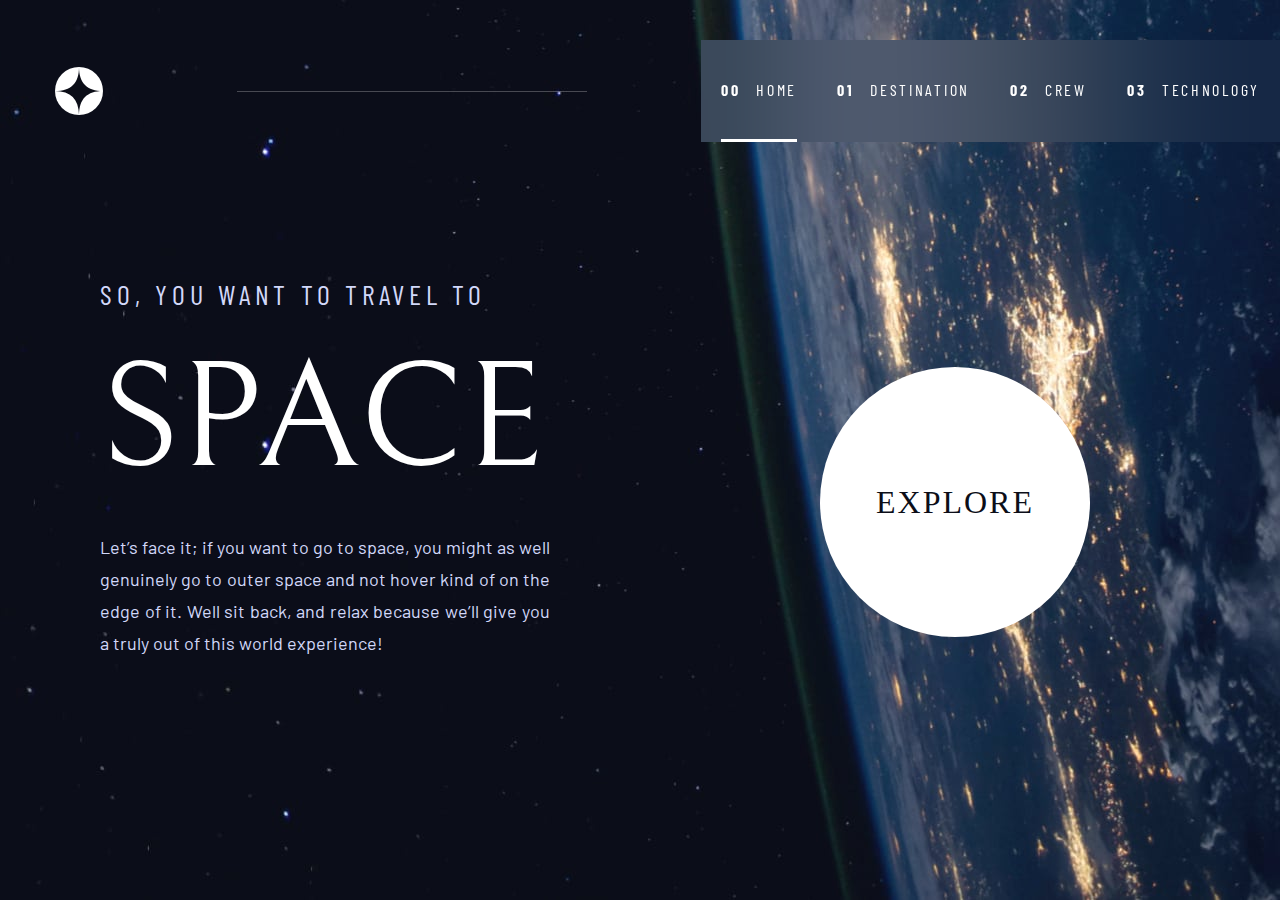
<file: index.html>
<!DOCTYPE html>
<html lang="en">
<head>
  <meta charset="UTF-8">
  <meta name="viewport" content="width=device-width, initial-scale=1.0">

  <link rel="icon" type="image/png" sizes="32x32" href="./assets/favicon-32x32.png">
  
  <link rel="preconnect" href="https://fonts.googleapis.com">
  <link rel="preconnect" href="https://fonts.gstatic.com" crossorigin>
  <link href="https://fonts.googleapis.com/css2?family=Barlow&family=Barlow+Condensed&family=Bellefair&display=swap" rel="stylesheet">

  <link rel="stylesheet" href="style/style.css">
  <title>Frontend Mentor | Space tourism website</title>
</head>
<body>
  <header>
    <div class="logo">
      <img src="assets/shared/logo.svg" alt="">
    </div>

    <div class="bar">

    </div>

    <nav>
      <ul>
        <li class="link"><a href="index.html" class="active"><span>00</span> Home</a></li>
        <li class="link"><a href="destination.html"><span>01</span> Destination</a></li>
        <li class="link"><a href="crew.html"><span>02</span> Crew</a></li>
        <li class="link"><a href="technology.html"><span>03</span> Technology</a></li>
      </ul>
    </nav>

    <div class="mobile-menu">
      <button id="hamburger" class="open"></button>
    </div>
  </header>

  <div class="explore">
    <div class="space">
      <h5>
        So, you want to travel to
      </h5>

      <h1>
        Space
      </h1>

      <p>
        Let’s face it; if you want to go to space, you might as well genuinely go to 
        outer space and not hover kind of on the edge of it. Well sit back, and relax 
        because we’ll give you a truly out of this world experience!      
      </p>
    </div>

    <div class="go-to">
      <a href="destination.html">EXPLORE</a>
    </div>
  </div>

  <script>
    const ham = document.querySelector('#hamburger');
    const nav = document.querySelector('nav');

    ham.addEventListener('click', () => {
      if (nav.style.display === 'block') {
        ham.removeAttribute('class', 'close');
        ham.setAttribute('class', 'open');
        nav.style.display = 'none';
      } else {
        ham.removeAttribute('class', 'open');
        ham.setAttribute('class', 'close');
        nav.style.display = 'block';
      }
    })
  </script>
</body>
</html>
</file>
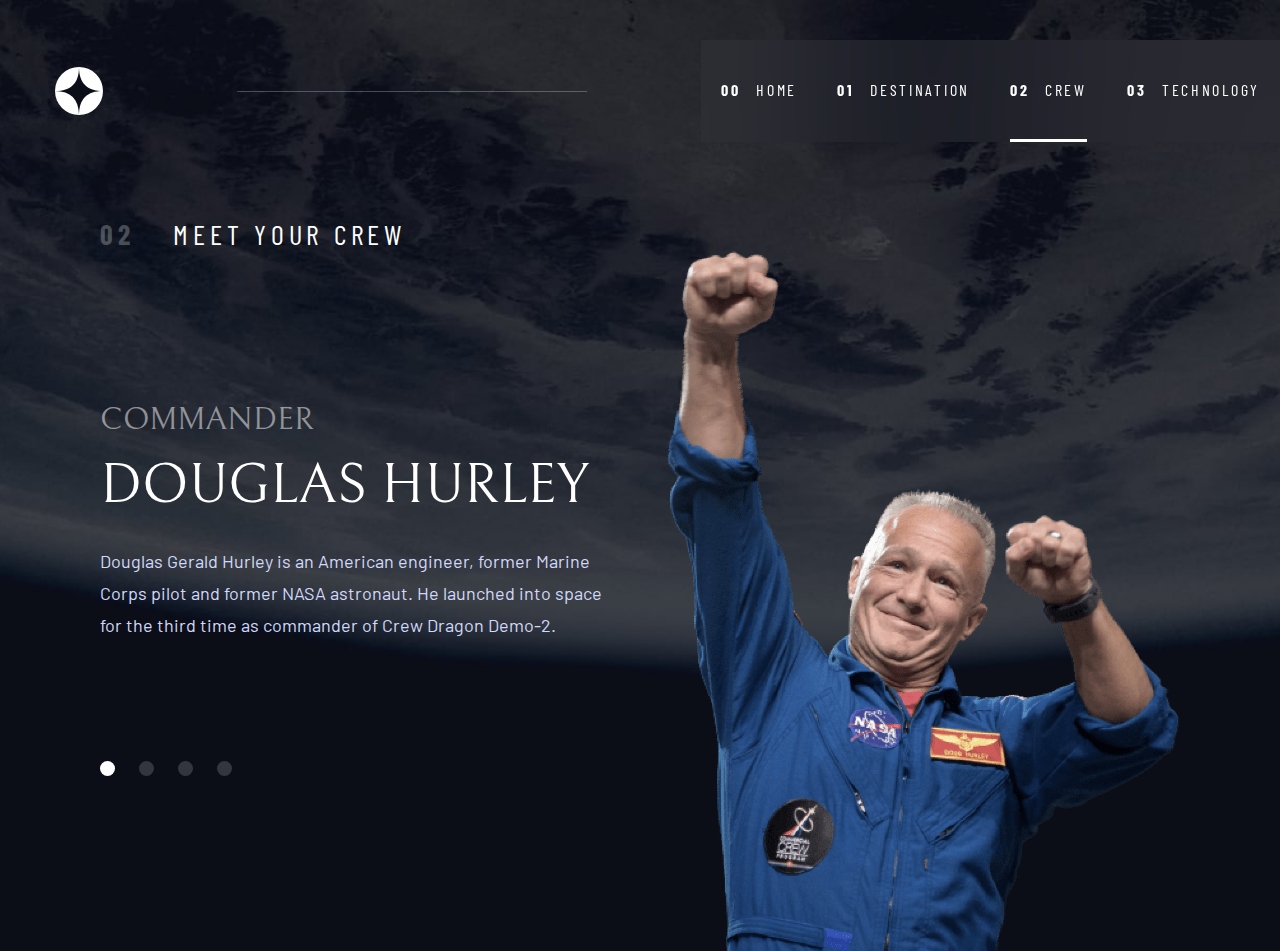
<file: crew.html>
<!DOCTYPE html>
<html lang="en">
<head>
  <meta charset="UTF-8">
  <meta name="viewport" content="width=device-width, initial-scale=1.0">

  <link rel="icon" type="image/png" sizes="32x32" href="./assets/favicon-32x32.png">
  
  <link rel="preconnect" href="https://fonts.googleapis.com">
  <link rel="preconnect" href="https://fonts.gstatic.com" crossorigin>
  <link href="https://fonts.googleapis.com/css2?family=Barlow&family=Barlow+Condensed&family=Bellefair&display=swap" rel="stylesheet">

  <link rel="stylesheet" href="https://cdn.jsdelivr.net/npm/swiper@8/swiper-bundle.min.css"/>

  <link rel="stylesheet" href="style/style-crew.css">

  <script src="scripts/crew.js" defer></script>
  <script src="https://cdn.jsdelivr.net/npm/swiper@8/swiper-bundle.min.js"></script>

  <title>Frontend Mentor | Space tourism website</title>
</head>
<body>
  <header>
    <div class="logo">
      <img src="assets/shared/logo.svg" alt="">
    </div>

    <div class="bar">

    </div>

    <nav>
      <ul>
        <li class="link"><a href="index.html"><span>00</span> Home</a></li>
        <li class="link"><a href="destination.html"><span>01</span> Destination</a></li>
        <li class="link"><a href="crew.html" class="active"><span>02</span> Crew</a></li>
        <li class="link"><a href="technology.html"><span>03</span> Technology</a></li>
      </ul>
    </nav>

    <div class="mobile-menu">
      <button id="hamburger" class="open"></button>
    </div>
  </header>

  <div class="container">
    <h5>
      <span>02</span>
      Meet your crew
    </h5>

    <div class="wrapper">
      <div class="member">
      
        <h4 id="role">Commander</h4>
        <h3 id="name">Douglas Hurley</h3>
        <p id="bio">
          Douglas Gerald Hurley is an American engineer, former Marine Corps pilot 
          and former NASA astronaut. He launched into space for the third time as 
          commander of Crew Dragon Demo-2.
        </p>
  
        <div class="slider">
          <ul id="slider">
            <li><button class="active"></button></li>
            <li><button></button></li>
            <li><button></button></li>
            <li><button></button></li>
          </ul>
        </div>
      </div>
    
      <div class="photo" id="photo">
        <img id="image" src="assets/crew/image-douglas-hurley.png" alt="">
      </div>

        <div class="swiper">
          <div class="swiper-wrapper">
            <div class="swiper-slide">
              <div class="photo">
                <img id="image" src="assets/crew/image-douglas-hurley.png" alt="">
              </div>
            </div>

            <div class="swiper-slide">
              <div class="photo">
                <img id="image" src="assets/crew/image-mark-shuttleworth.png" alt="">
              </div>
            </div>

            <div class="swiper-slide">
              <div class="photo">
                <img id="image" src="assets/crew/image-victor-glover.png" alt="">
              </div>
            </div>

            <div class="swiper-slide">
              <div class="photo">
                <img id="image" src="assets/crew/image-anousheh-ansari.png" alt="">
              </div>
            </div>
          </div>
        </div>
        
    </div>

  </div>

  <script>
    const ham = document.querySelector('#hamburger');
    const nav = document.querySelector('nav');

    ham.addEventListener('click', () => {
      if (nav.style.display === 'block') {
        ham.removeAttribute('class', 'close');
        ham.setAttribute('class', 'open');
        nav.style.display = 'none';
      } else {
        ham.removeAttribute('class', 'open');
        ham.setAttribute('class', 'close');
        nav.style.display = 'block';
      }
    })
  </script>
</body>
</html>
</file>
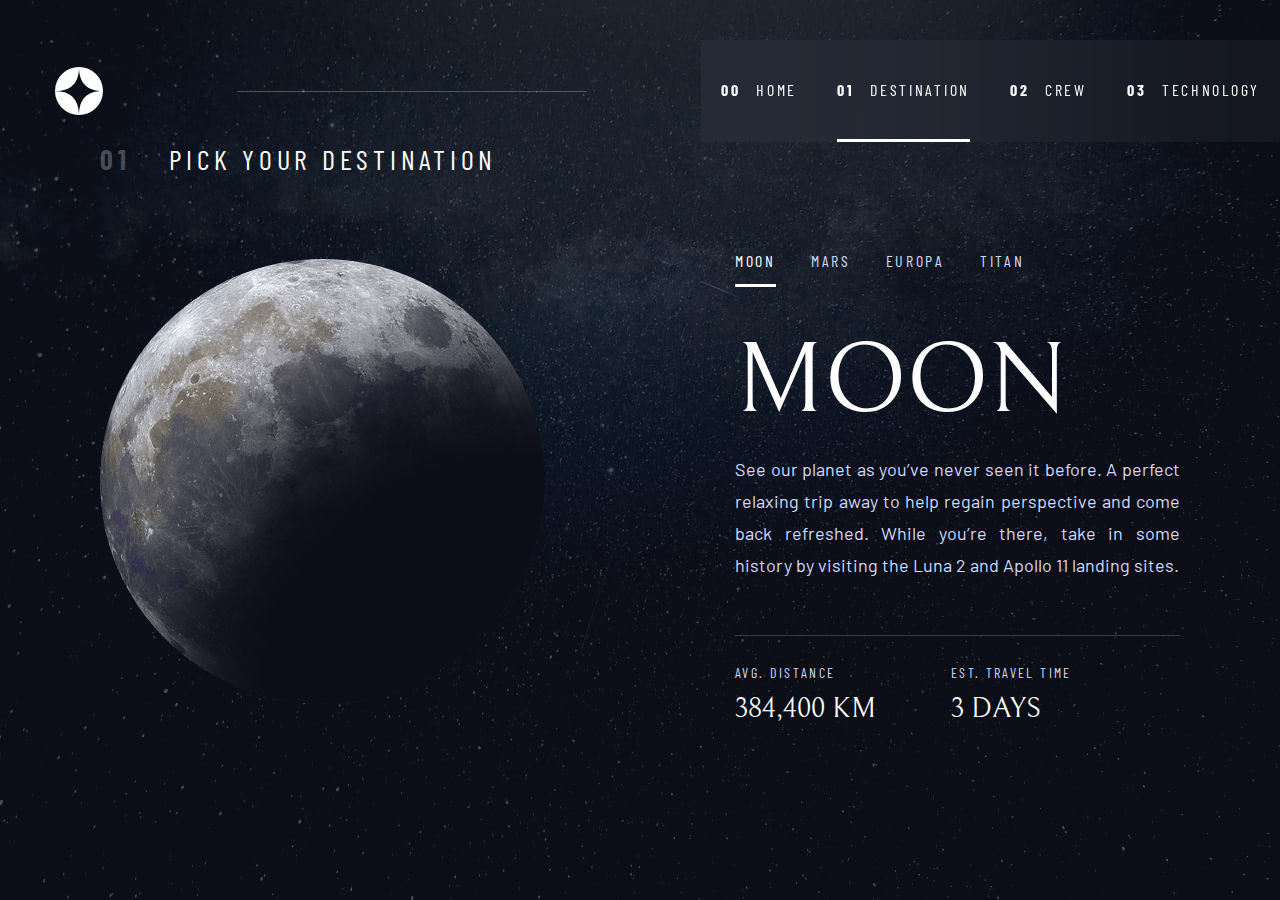
<file: destination.html>
<!DOCTYPE html>
<html lang="en">
<head>
  <meta charset="UTF-8">
  <meta name="viewport" content="width=device-width, initial-scale=1.0">

  <link rel="icon" type="image/png" sizes="32x32" href="./assets/favicon-32x32.png">
  
  <link rel="preconnect" href="https://fonts.googleapis.com">
  <link rel="preconnect" href="https://fonts.gstatic.com" crossorigin>
  <link href="https://fonts.googleapis.com/css2?family=Barlow&family=Barlow+Condensed&family=Bellefair&display=swap" rel="stylesheet">

  <link rel="stylesheet" href="style/style-destination.css">

  <link rel="stylesheet" href="https://cdn.jsdelivr.net/npm/swiper@8/swiper-bundle.min.css"/>

  <script src="scripts/destination.js" defer></script>
  <script src="https://cdn.jsdelivr.net/npm/swiper@8/swiper-bundle.min.js"></script>

  <title>Frontend Mentor | Space tourism website</title>
</head>
<body>
  <header>
    <div class="logo">
      <img src="assets/shared/logo.svg" alt="">
    </div>

    <div class="bar">

    </div>

    <nav>
      <ul>
        <li class="link"><a href="index.html"><span>00</span> Home</a></li>
        <li class="link"><a href="destination.html" class="active"><span>01</span> Destination</a></li>
        <li class="link"><a href="crew.html"><span>02</span> Crew</a></li>
        <li class="link"><a href="technology.html"><span>03</span> Technology</a></li>
      </ul>
    </nav>

    <div class="mobile-menu">
      <button id="hamburger" class="open"></button>
    </div>
  </header>

  <div class="container">
    <h5>
      <span>01</span>
      Pick your destination
    </h5>

    <div class="planet">
      <div class="pic" id="photo">
        <img id="image" src="assets/destination/image-moon.png" alt="">
      </div>

      <div class="description">
        <ul class="switch">
          <li><button class="active">Moon</button></li>
          <li><button>Mars</button></li>
          <li><button>Europa</button></li>
          <li><button>Titan</button></li>
        </ul>
        <h2 id="name">Moon</h2>

        <p id="description">
          See our planet as you’ve never seen it before. A perfect relaxing trip away to help 
          regain perspective and come back refreshed. While you’re there, take in some history 
          by visiting the Luna 2 and Apollo 11 landing sites.
        </p>

        <div class="data">
          <div class="distance">
            <h5 class="sh2">
              Avg. distance
            </h5>
            <p class="sh1" id="distance">
              384,400 km
            </p>
          </div>
          
          <div class="time">
            <h5 class="sh2">
              Est. travel time
            </h5>
            <p class="sh1" id="travel">
              3 days
            </p>
          </div>
        </div>
      </div>
    </div>
  </div>

  <script>
    const ham = document.querySelector('#hamburger');
    const nav = document.querySelector('nav');

    ham.addEventListener('click', () => {
      if (nav.style.display === 'block') {
        ham.removeAttribute('class', 'close');
        ham.setAttribute('class', 'open');
        nav.style.display = 'none';
      } else {
        ham.removeAttribute('class', 'open');
        ham.setAttribute('class', 'close');
        nav.style.display = 'block';
      }
    })
  </script>
</body>
</html>
</file>
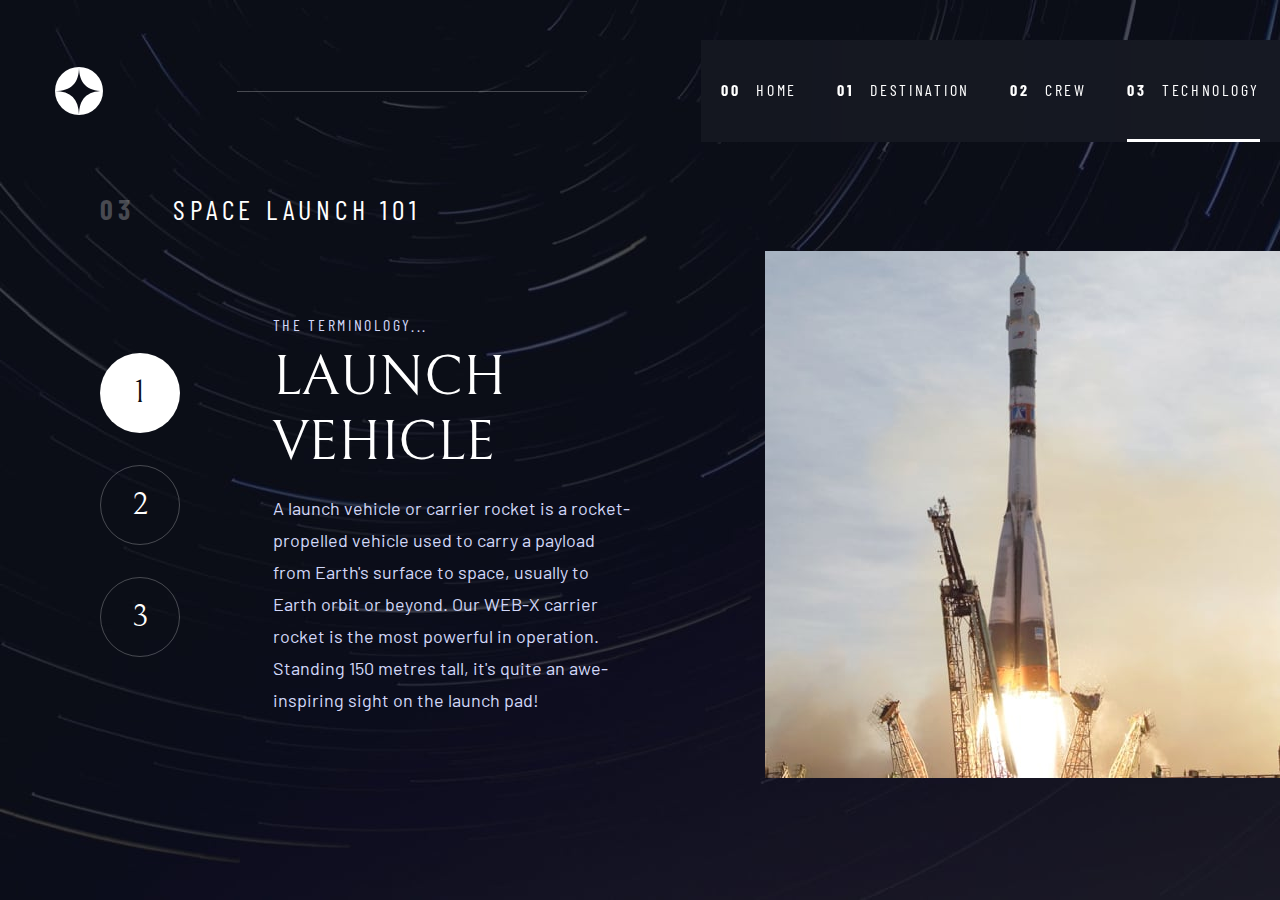
<file: technology.html>
<!DOCTYPE html>
<html lang="en">
<head>
  <meta charset="UTF-8">
  <meta name="viewport" content="width=device-width, initial-scale=1.0">

  <link rel="icon" type="image/png" sizes="32x32" href="./assets/favicon-32x32.png">

  <link rel="preconnect" href="https://fonts.googleapis.com">
  <link rel="preconnect" href="https://fonts.gstatic.com" crossorigin>
  <link href="https://fonts.googleapis.com/css2?family=Barlow&family=Barlow+Condensed&family=Bellefair&display=swap" rel="stylesheet">

  <link rel="stylesheet" href="style/style-technology.css">

  <link rel="stylesheet" href="https://cdn.jsdelivr.net/npm/swiper@8/swiper-bundle.min.css"/>

  <script src="scripts/technology.js" defer></script>
  <script src="https://cdn.jsdelivr.net/npm/swiper@8/swiper-bundle.min.js"></script>

  <title>Frontend Mentor | Space tourism website</title>
</head>
<body>
  <header>
    <div class="logo">
      <img src="assets/shared/logo.svg" alt="">
    </div>

    <div class="bar">

    </div>

    <nav>
      <ul>
        <li class="link"><a href="index.html"><span>00</span> Home</a></li>
        <li class="link"><a href="destination.html"><span>01</span> Destination</a></li>
        <li class="link"><a href="crew.html"><span>02</span> Crew</a></li>
        <li class="link"><a href="technology.html" class="active"><span>03</span> Technology</a></li>
      </ul>
    </nav>

    <div class="mobile-menu">
      <button id="hamburger" class="open"></button>
    </div>
  </header>

  <div class="container">
    <h5>
      <span>03</span>
      Space launch 101
    </h5>

    <div class="content">

      <div class="switch">
        <ul id="switch">
          <li><button id="1" class="active">1</button></li>
          <li><button id="2">2</button></li>
          <li><button id="3">3</button></li>
        </ul>
      </div>
        
      <div class="terminology">
        <p class="sh">The terminology...</p>
        <h3 id="name">Launch vehicle</h3>
        <p id="description">
          A launch vehicle or carrier rocket is a rocket-propelled vehicle used to carry a 
          payload from Earth's surface to space, usually to Earth orbit or beyond. Our 
          WEB-X carrier rocket is the most powerful in operation. Standing 150 metres tall, 
          it's quite an awe-inspiring sight on the launch pad!
        </p>
      </div>
  
      <div class="image" id="photo">
        <img id="image" src="" alt="">
      </div>
      

      <div class="swiper">
        <div class="swiper-wrapper">
          <div class="swiper-slide">
            <div class="image">
              <img id="image" src="assets/technology/image-launch-vehicle-landscape.jpg" alt="">
            </div>
          </div>

          <div class="swiper-slide">
            <div class="photo">
              <img id="image" src="assets/technology/image-spaceport-landscape.jpg" alt="">
            </div>
          </div>

          <div class="swiper-slide">
            <div class="photo">
              <img id="image" src="assets/technology/image-space-capsule-landscape.jpg" alt="">
            </div>
          </div>

        </div>
      </div>
    </div>
  </div>

  <script>
    const ham = document.querySelector('#hamburger');
    const nav = document.querySelector('nav');

    ham.addEventListener('click', () => {
      if (nav.style.display === 'block') {
        ham.removeAttribute('class', 'close');
        ham.setAttribute('class', 'open');
        nav.style.display = 'none';
      } else {
        ham.removeAttribute('class', 'open');
        ham.setAttribute('class', 'close');
        nav.style.display = 'block';
      }
    })
  </script>

  <script>
    const image = document.querySelector('.image #image');

    const x = window.innerWidth;

    if (x < 1100) {
        image.src = 'assets/technology/image-launch-vehicle-landscape.jpg';
    } else {
        image.src = 'assets/technology/image-launch-vehicle-portrait.jpg';
    } 
  </script>
</body>
</html>
</file>
<file: style/style.css>
html {
    height: 100%;
    font-size: 10px;

}

body {
    margin: 0;
    height: 100vh;
    background: url(../assets/home/background-home-desktop.jpg) no-repeat center / cover   ;
}

header {
    display: flex;
    padding-left: 55px;
    padding-top: 40px;

    font-family: 'Barlow Condensed', sans-serif;
    font-size: 16px;
    color: hsl(0, 0%, 100%);
    align-items: center;
    justify-content: space-between;
}

.logo {
    width: 48px;
    height: 48px;
}

.logo img {
    width: 100%;
    height: 100%;
    object-fit: contain;
}

.bar {
    margin-left: 20px;
    width: 473px;
    height: 1px;

    background: hsl(0, 0%, 100%);
    mix-blend-mode: normal;
    opacity: 0.25;
}

.mobile-menu {
    display: none;
}

#hamburger{
    position: relative;
    z-index: 1000;
    width: 20px;
    height: 20px;
    padding: 0;
    border: none;
}

.open {
    background: url(../assets/shared/icon-hamburger.svg) no-repeat center / contain;
}

.close {
    background: url(../assets/shared/icon-close.svg) no-repeat center / contain;
}

nav {
    display: flex;
    align-items: center;
    background: rgba(255, 255, 255, 0.04);
    backdrop-filter: blur(81.5485px);
    -webkit-backdrop-filter: blur(81.5485px);
}

nav ul {
    display: flex;
    list-style: none;
    margin: 0;
    margin-left: 100px;
    margin-right: 150px;
    padding: 0;
}

.link {
    margin: 0 20px;
}

nav .active {
    border-bottom: 3px solid hsl(0, 0%, 100%);
}

.link a:hover {
    border-bottom: 3px solid hsl(0, 0%, 100%, 0.5);
}

.link a {
    display: inline-block;
    padding: 40px 0;
    text-decoration: none;
    letter-spacing: 2.7px;
    color: hsl(0, 0%, 100%);
    text-transform: uppercase;
}

.link span {
    display: inline-block;
    margin-right: 10px;
    font-weight: 700;

}

.explore {
    display: flex;
    padding: 15vh 165px 43px 165px;
    justify-content: space-between;
}

.space {
    width: 450px;
}

.space h1 {
    margin: 24px 0;
}

.space h5, .space p {
    margin: 0;
}

.go-to {
    display: flex;
    width: 450px;
    height: 450px;
    border-radius: 450px;
    border: 90px solid transparent;
    box-sizing: border-box;
    justify-content: end;
}

.go-to:hover {
    border: 90px solid hsl(0, 0%, 100%, 0.1);
}

.go-to a {
    display: flex;
    width: 270px;
    height: 270px;
    border-radius: 270px;
    background: hsl(0, 0%, 100%);
    align-items: center;
    justify-content: center;
    font-size: 32px;
    letter-spacing: 2px;
    text-decoration: none;
    color: hsl(230, 35%, 7%);
}



h1, h2, h3, h4, h5{
    font-family: 'Bellefair', serif;
    font-weight: 400;
    color: hsl(0, 0%, 100%);
    text-transform: uppercase;
}
h1 {
    font-size: 150px;
}

h2 {
    font-size: 100px;
}

h3 {
    font-size: 56px;
}

h4 {
    font-size: 32px;
}

h5 {
    font-family: 'Barlow Condensed', sans-serif;
    font-size: 28px;
    letter-spacing: 4.75px;
    color: hsl(231, 77%, 90%);
}

p {
    font-family: 'Barlow', sans-serif;
    font-size: 18px;
    color: hsl(231, 77%, 90%);
    text-align: justify;
    line-height: 32px;
}

@media screen and (max-width: 600px) {

    html {
        height: initial;
        min-height: 100% !important;
        background: url(../assets/home/background-home-mobile.jpg) no-repeat center / cover;
    }

    body {
        background: none;
        height: auto;
        min-height: 100% !important;
        position: relative;
    }

    header {
        padding: 24px;
        padding-bottom: 0;
    }

    .logo {
        width: 40px;
        height: 40px;
    }

    .bar {
        display: none;
    }

    .mobile-menu {
        display: block;
    }

    nav {
        box-sizing: border-box;
        display: none;
        position: absolute;
        top: 0;
        right: 0;
        width: 70vw;
        height: 100vh;
        padding-top: 120px;
        padding-left: 35px;
    }

    nav ul {
        flex-direction: column;
        margin: 0;
        
    }

    .link {
        margin: 16px 0;
        padding: 0;
    }

    .link a {
        padding-top: 20px;
        padding-bottom: 10px;
    }

    .explore {
        display: block;
        margin-top: 100px;
        padding: 24px;
    }

    .space {
        width: 100%;
        text-align: center;
    }

    .space h1 {
        margin: 16px 0;
    }

    .go-to {
        margin-top: 80px;
        margin-bottom: 50px;
        width: 100%;
        height: auto;
        border: none;
        justify-content: center;
    }

    .go-to:hover {
        border: none;
    }

    .go-to a {
        width: 150px;
        height: 150px;
        font-size: 20px;
    }

    h1 {
        font-size: 80px;
        line-height: 100px;
    }

    h5 {
        font-size: 16px;
        letter-spacing: 2.7px;
    }

    p {
        font-size: 15px;
        text-align: center;
        line-height: 25px;
    }
}

@media screen and (min-width: 601px) and (max-width: 1100px) {

    html {
        background: url(../assets/home/background-home-tablet.jpg) no-repeat center / cover;
    }

    body {
        height: auto;
        min-height: 100% !important;
    }

    header {
        padding: 0;
        padding-left: 24px;
        font-size: 14px;
    }

    .bar {
        display: none;
    }

    nav {
        backdrop-filter: none;
    }

    nav ul {
        margin: 0 48px;
    }

    .link span {
        display: none;
    }

    .explore {
        display: block;
        margin-top: 100px;
        padding: 24px;
    }

    .space {
        margin: 0 auto;
        text-align: center;
    }

    .go-to {
        margin-top: 150px;
        margin-bottom: 90px;
        width: 100%;
        height: auto;
        border: none;
        justify-content: center;
    }

    .go-to:hover {
        border: none;
    }

    .go-to a {
        width: 242px;
        height: 242px;
        font-size: 32px;
    }

    h5 {
        font-size: 20px;
        letter-spacing: 3.38px;
    }

    p {
        font-size: 16px;
        line-height: 28px;
        text-align: center;
    }
}

@media screen and (min-width: 1101px) and (max-width: 1300px) {

    .bar {
        width: 350px;
    }

    nav ul {
        margin: 0;
    }

    .explore {
        padding-left: 100px;
        padding-right: 100px;
    }

}
</file>
<file: style/style-crew.css>
html {
    font-size: 10px;
    min-height: 100% !important;
    background: url(../assets/crew/background-crew-desktop.jpg) no-repeat center / cover;

}

body {
    margin: 0;
    
}

header {
    display: flex;
    padding-left: 55px;
    padding-top: 40px;

    font-family: 'Barlow Condensed', sans-serif;
    font-size: 16px;
    color: hsl(0, 0%, 100%);
    align-items: center;
    justify-content: space-between;
}

.logo {
    width: 48px;
    height: 48px;
}

.logo img {
    width: 100%;
    height: 100%;
    object-fit: contain;
}

.bar {
    margin-left: 20px;
    width: 473px;
    height: 1px;

    background: hsl(0, 0%, 100%);
    mix-blend-mode: normal;
    opacity: 0.25;
}

.mobile-menu {
    display: none;
}

#hamburger{
    position: relative;
    z-index: 1000;
    width: 20px;
    height: 20px;
    padding: 0;
    border: none;
}

.open {
    background: url(../assets/shared/icon-hamburger.svg) no-repeat center / contain;
}

.close {
    background: url(../assets/shared/icon-close.svg) no-repeat center / contain;
}

nav {
    display: flex;
    align-items: center;
    background: rgba(255, 255, 255, 0.04);
    backdrop-filter: blur(81.5485px);
    -webkit-backdrop-filter: blur(81.5485px);
}

nav ul {
    display: flex;
    list-style: none;
    margin: 0;
    margin-left: 100px;
    margin-right: 150px;
    padding: 0;
}

.link {
    margin: 0 20px;
}

nav .active {
    border-bottom: 3px solid hsl(0, 0%, 100%);
}

.link a:hover {
    border-bottom: 3px solid hsl(0, 0%, 100%, 0.5);
}

.link a {
    display: inline-block;
    padding: 40px 0;
    text-decoration: none;
    letter-spacing: 2.7px;
    color: hsl(0, 0%, 100%);
    text-transform: uppercase;
}

.link span {
    display: inline-block;
    margin-right: 10px;
    font-weight: 700;

}

.container {
    padding: 75px 135px 0px 165px;
}

.container h5 {
    margin: 0;
    color: hsl(0, 0%, 100%);
}

.container h5 span {
    display: inline-block;
    margin-right: 28px;
    font-weight: 700;
    color: hsl(0, 0%, 100%, 0.25);
}

.wrapper {
    display: flex;
    justify-content: space-between;
}

.member {
    width: max-content;
}

#role {
    margin: 0;
    margin-top: 150px;
    color: hsl(0, 0%, 100%, 0.5);
}

#name {
    margin-top: 15px;
    margin-bottom: 27px;
}

.swiper {
    display: none;
    width: 100%;
}

.photo img {
    display: block;
    height: 100%
}

#slider {
    margin-top: 120px;
    display: flex;
    list-style: none;
    padding: 0;
}

#slider button {
    display: inline-block;
    margin-right: 24px;
    height: 15px;
    width: 15px;
    border-radius: 15px;
    background: hsl(0, 0%, 100%, 0.17);
    border: none;

}

#slider button:hover {
    background: hsl(0, 0%, 100%, 0.5);
    cursor: pointer;
}

#slider .active {
    background: hsl(0, 0%, 100%);
}

h1, h2, h3, h4, h5{
    font-family: 'Bellefair', serif;
    font-weight: 400;
    color: hsl(0, 0%, 100%);
    text-transform: uppercase;
}
h1 {
    font-size: 150px;
}

h2 {
    font-size: 100px;
}

h3 {
    font-size: 56px;
}

h4 {
    font-size: 32px;
}

h5 {
    font-family: 'Barlow Condensed', sans-serif;
    font-size: 28px;
    letter-spacing: 4.75px;
    color: hsl(231, 77%, 90%);
}

p {
    margin: 0;
    font-family: 'Barlow', sans-serif;
    font-size: 18px;
    color: hsl(231, 77%, 90%);
    
    line-height: 32px;

    padding-right: 40px;
}

.sh1 {
    margin: 0;
    font-family: 'Bellefair', serif;
    font-weight: 400;
    font-size: 28px;
    color: hsl(0, 0%, 100%);
}

.description .sh2 {
    margin: 0;
    margin-bottom: 12px;
    font-family: 'Barlow Condensed', sans-serif;
    font-weight: 400;
    font-size: 14px;
    letter-spacing: 2.35px;
    color: hsl(231, 77%, 90%);

}


@media screen and (max-width: 600px) {
    
    html {
        height: initial;
        min-height: 100% !important;
        background: url(../assets/crew/background-crew-mobile.jpg) no-repeat center / cover;
    }

    body {
        background: none;
        height: auto;
        min-height: 100% !important;
    }

    header {
        padding: 24px;
        padding-bottom: 0;
    }

    .logo {
        width: 40px;
        height: 40px;
    }

    .bar {
        display: none;
    }

    .mobile-menu {
        display: block;
    }

    nav {
        box-sizing: border-box;
        display: none;
        position: absolute;
        top: 0;
        right: 0;
        width: 70vw;
        height: 100vh;
        padding-top: 120px;
        padding-left: 35px;

        z-index: 900;
    }

    nav ul {
        flex-direction: column;
        margin: 0;
        
    }

    .link {
        margin: 16px 0;
        padding: 0;
    }

    .link a {
        padding-top: 20px;
        padding-bottom: 10px;
    }

    .container {
        padding: 24px;
    }

    .container h5 span {
        margin-right: 18px;
    }

    .wrapper {
        display: flex;
        flex-direction: column;
    }

    .photo {
        order: 1;
        height: 225px;
        margin: 32px 0;
        border-bottom: 1px solid hsla(231, 15%, 26%, 1);
    }

    #image {
        max-height: 100%;
        margin: 0 auto;
    }

    .member {
        padding-bottom: 80px;
        width: 100%;
        order: 2;

        display: flex;
        flex-direction: column;
    }

    #role {
        margin: 0;
        margin-top: 32px;
        text-align: center;
    }

    #photo {
        display: none;   
    }

    .swiper {
        display: block;
        position: relative;
        z-index: 1;
    }

    .slider {
        order: 1;
        width: fit-content;
        margin: 0 auto;
    }

    #slider {
        margin: 0;
    }

    #slider button {
        margin: 0 10px;
    }

    #slider button:hover {
        background: hsl(0, 0%, 100%, 0.17);
        cursor: alias;
    }

    #role {
        order: 2;
    }

    #name {
        order: 3;
        margin-top: 8px;
        margin-bottom: 16px;
    }

    #bio {
        order: 4;
    }

    h1 {
        font-size: 80px;
        line-height: 100px;
    }

    h2 {        
        font-size: 56px;
        line-height: 64px;
        text-align: center;
    }

    h3 {
        font-size: 24px;
        line-height: 28px;
        text-align: center;
    }

    h4 {
        font-size: 16px;
        line-height: 18px;
        text-align: center;
    }

    h5 {
        font-size: 16px;
        letter-spacing: 2.7px;
        text-align: center;
    }

    p {
        padding: 0;
        font-size: 15px;
        line-height: 25px;
        text-align: center;
    }
}


@media screen and (min-width: 601px) and (max-width: 1100px) {

    html {
        background: url(../assets/crew/background-crew-tablet.jpg) no-repeat center / cover;
    }

    body {
        height: auto;
        min-height: 100% !important;
    }

    header {
        padding: 0;
        padding-left: 24px;
        font-size: 14px;
    }

    .bar {
        display: none;
    }
    
    nav {
        backdrop-filter: none;
    }

    nav ul {
        margin: 0 48px;
    }

    .link span {
        display: none;
    }

    .container {
        padding: 38px;
        padding-bottom: 0;
    }

    .container h5 span {
        margin-right: 16px;
    }

    .wrapper {
        flex-direction: column;
    }
    
    .member {
        box-sizing: border-box;
        width: 100%;
        padding: 0 140px;
        padding-top: 60px;
    }

    #role {
        margin: 0;
    }

    #name {
        margin-top: 8px;
        margin-bottom: 16px;
    }

    #photo {
        display: none;   
    }
    
    .swiper {
        display: block;
    }

    .slider {
        width: fit-content;
        margin: 0 auto;
    }
    #slider {
        margin-top: 40px;
    }
    
    #slider button {
        margin: 0 10px;
    }

    .photo {
        margin-top: 40px;
    }

    .photo img {
        margin: 0 auto;
    }

    h2 {
        font-size: 80px;
        text-align: center;
    }

    h3 {
        font-size: 40px;
        line-height: 46px;
        text-align: center;
    }

    h4 {
        font-size: 24px;
        line-height: 28px;
        text-align: center;
    }

    h5 {
        font-size: 20px;
        letter-spacing: 3.38px;
    }

    p {
        padding: 0;
        font-size: 16px;
        line-height: 28px;
        text-align: center;
    }
}

@media screen and (min-width: 1101px) and (max-width: 1300px) {

    .bar {
        width: 350px;
    }

    nav ul {
        margin: 0;
    }
    
    .container {
        padding-left: 100px;
        padding-right: 100px;
    }
    
}
</file>
<file: style/style-destination.css>
html {
    height: 100%;
    font-size: 10px;
    

}

body {
    margin: 0;
    height: 100vh;
    background: url(../assets/destination/background-destination-desktop.jpg) no-repeat center / cover;
}

header {
    display: flex;
    padding-left: 55px;
    padding-top: 40px;

    font-family: 'Barlow Condensed', sans-serif;
    font-size: 16px;
    color: hsl(0, 0%, 100%);
    align-items: center;
    justify-content: space-between;
}

.logo {
    width: 48px;
    height: 48px;
}

.logo img {
    width: 100%;
    height: 100%;
    object-fit: contain;
}

.bar {
    margin-left: 20px;
    width: 473px;
    height: 1px;

    background: hsl(0, 0%, 100%);
    mix-blend-mode: normal;
    opacity: 0.25;
}

.mobile-menu {
    display: none;
}

#hamburger{
    position: relative;
    z-index: 1000;
    width: 20px;
    height: 20px;
    padding: 0;
    border: none;
}

.open {
    background: url(../assets/shared/icon-hamburger.svg) no-repeat center / contain;
}

.close {
    background: url(../assets/shared/icon-close.svg) no-repeat center / contain;
}

nav {
    display: flex;
    align-items: center;
    background: rgba(255, 255, 255, 0.04);
    backdrop-filter: blur(81.5485px);
    -webkit-backdrop-filter: blur(81.5485px);
}

nav ul {
    display: flex;
    list-style: none;
    margin: 0;
    margin-left: 100px;
    margin-right: 150px;
    padding: 0;
}

.link {
    margin: 0 20px;
}

nav .active {
    border-bottom: 3px solid hsl(0, 0%, 100%);
}

.link a:hover {
    border-bottom: 3px solid hsl(0, 0%, 100%, 0.5);
}

.link a {
    display: inline-block;
    padding: 40px 0;
    text-decoration: none;
    letter-spacing: 2.7px;
    color: hsl(0, 0%, 100%);
    text-transform: uppercase;
}

.link span {
    display: inline-block;
    margin-right: 10px;
    font-weight: 700;

}

.container {
    padding: 50px 165px 50px 165px;
}

.container h5 {
    margin: 0;
    color: hsl(0, 0%, 100%);
}

.container h5 span {
    display: inline-block;
    margin-right: 28px;
    font-weight: 700;
    color: hsl(0, 0%, 100%, 0.25);
}

.planet {
    margin-top: 64px;
    display: flex;
    justify-content: space-between;
    align-items: center;
}

.pic, .description {
    width: 445px;
}


.switch {
    display: flex;
    list-style: none;
    padding: 0;
}

.switch li {
    padding-right: 35px;
    text-align: center;
}

.switch .active {
    color: hsl(0, 0%, 100%);
    border-bottom: 3px solid hsl(0, 0%, 100%);
}

.switch button {
    font-family: 'Barlow Condensed';
    text-transform: uppercase;
    text-decoration: none;
    padding: 1px 0 14px 0;
    font-size: 16px;
    line-height: 19px;
    letter-spacing: 2.7px;
    color: hsla(231, 77%, 90%, 1);
    background: transparent;
    border: none;
}

.switch button:hover {
    border-bottom: 3px solid hsl(0, 0%, 100%, 0.5);
    cursor: pointer;
}

.description h2 {
    margin-top: 37px;
    margin-bottom: 14px;
}

.data {
    margin-top: 54px;
    padding-top: 28px;
    display: flex;

    border-top: 1px solid hsla(231, 15%, 26%, 1);
}

.data div {
    margin-right: 75px;
}







h1, h2, h3, h4, h5{
    font-family: 'Bellefair', serif;
    font-weight: 400;
    color: hsl(0, 0%, 100%);
    text-transform: uppercase;
}
h1 {
    font-size: 150px;
}

h2 {
    font-size: 100px;
}

h3 {
    font-size: 56px;
}

h4 {
    font-size: 32px;
}

h5 {
    font-family: 'Barlow Condensed', sans-serif;
    font-size: 28px;
    letter-spacing: 4.75px;
    color: hsl(231, 77%, 90%);
}

p {
    margin: 0;
    font-family: 'Barlow', sans-serif;
    font-size: 18px;
    color: hsl(231, 77%, 90%);
    text-align: justify;
    line-height: 32px;
}

.sh1 {
    margin: 0;
    font-family: 'Bellefair', serif;
    font-weight: 400;
    font-size: 28px;
    text-transform: uppercase;
    color: hsl(0, 0%, 100%);
}

.description .sh2 {
    margin: 0;
    margin-bottom: 12px;
    font-family: 'Barlow Condensed', sans-serif;
    font-weight: 400;
    font-size: 14px;
    letter-spacing: 2.35px;
    color: hsl(231, 77%, 90%);

}

@media screen and (max-width: 600px) {
    
    html {
        height: initial;
        min-height: 100% !important;
        background: url(../assets/destination/background-destination-mobile.jpg) no-repeat center / cover;
    }

    body {
        background: none;
        height: auto;
        min-height: 100% !important;
    }

    header {
        padding: 24px;
        padding-bottom: 0;
    }

    .logo {
        width: 40px;
        height: 40px;
    }

    .bar {
        display: none;
    }

    .mobile-menu {
        display: block;
    }

    nav {
        box-sizing: border-box;
        display: none;
        position: absolute;
        top: 0;
        right: 0;
        width: 70vw;
        height: 100vh;
        padding-top: 120px;
        padding-left: 35px;

        z-index: 900;
    }

    nav ul {
        flex-direction: column;
        margin: 0;
        
    }

    .link {
        margin: 16px 0;
        padding: 0;
    }

    .link a {
        padding-top: 20px;
        padding-bottom: 10px;
    }

    .container {
        padding: 24px;
    }

    .container h5 span {
        margin-right: 18px;
    }

    .planet {
        display: block;
        margin-top: 32px;
    }

    .pic {
        margin: 0 auto;
        width: 170px;
        height: 170px;
    }

    #image {
        width: 100%;
    }

    .description {
        margin: 32px 0;
        width: 100%;
    }


    .switch {
        width: fit-content;
        justify-content: space-between;
        margin: 0 auto;
    }

    .switch li {
        padding: 10px;
    }

    .switch button {
        font-size: 14px;
        line-height: 17px;
        letter-spacing: 2.3625px;
    }  

    .switch button:hover {
        border-bottom: 3px solid hsl(0, 0%, 100%);
        cursor: alias;
    }

    .description h2 {
        margin-top: 20px;
        margin-bottom: 1px;
    }

    .data {
        margin-top: 32px;
        display: block;
    }

    .data div {
        margin: 0;
        margin-bottom: 32px;
    }

    h1 {
        font-size: 80px;
        line-height: 100px;
    }

    h2 {        
        font-size: 56px;
        line-height: 64px;
        text-align: center;
    }

    h5 {
        font-size: 16px;
        letter-spacing: 2.7px;
        text-align: center;
    }

    p {
        font-size: 15px;
        line-height: 25px;
        text-align: center;
    }
}

@media screen and (min-width: 601px) and (max-width: 1100px) {

    html {
        background: url(../assets/destination/background-destination-tablet.jpg) no-repeat center / cover;
    }

    body {
        height: auto;
        min-height: 100% !important;
    }

    header {
        padding: 0;
        padding-left: 24px;
        font-size: 14px;
    }

    .bar {
        display: none;
    }
    
    nav {
        backdrop-filter: none;
    }

    nav ul {
        margin: 0 48px;
    }

    .link span {
        display: none;
    }

    .container {
        padding: 38px;
    }

    .container h5 span {
        margin-right: 19px;
    }

    .planet {
        display: block;
        margin-top: 60px;
    }

    .pic {
        margin: 0 auto;
        width: 300px;
        height: 300px;
    }

    #image {
        width: 100%;
    }

    .description {
        box-sizing: border-box;
        width: 100%;
        margin-top: 55px;
        padding: 0 70px;
    }

    

    .switch {
        width: fit-content;
        margin: 0 auto;
    }

    .switch button:hover {
        border-bottom: 3px solid hsl(0, 0%, 100%);
        cursor: alias;
    }

    .switch li {
        padding: 18px;
    }

    .description h2 {
        margin-top: 32px;
        margin-bottom: 8px;
    }

    .data {
        margin-top: 49px;
        padding-bottom: 40px;
        justify-content: space-around;
    }

    .data div {
        margin-right: 0;
    }

    h2 {
        font-size: 80px;
        text-align: center;
    }

    h5 {
        font-size: 20px;
        letter-spacing: 3.38px;
    }

    p {
        font-size: 16px;
        line-height: 28px;
        text-align: center;
    }
}

@media screen and (min-width: 1101px) and (max-width: 1300px) {

    .bar {
        width: 350px;
    }

    nav ul {
        margin: 0;
    }

    .container {
        padding: 0 100px;
    }
    
}
</file>
<file: style/style-technology.css>
html {
    height: 100%;
    font-size: 10px;
    

}

body {
    margin: 0;
    height: 100vh;
    background: url(../assets/technology/background-technology-desktop.jpg) no-repeat center / cover;
}

header {
    display: flex;
    padding-left: 55px;
    padding-top: 40px;

    font-family: 'Barlow Condensed', sans-serif;
    font-size: 16px;
    color: hsl(0, 0%, 100%);
    align-items: center;
    justify-content: space-between;
}

.logo {
    width: 48px;
    height: 48px;
}

.logo img {
    width: 100%;
    height: 100%;
    object-fit: contain;
}

.bar {
    margin-left: 20px;
    width: 473px;
    height: 1px;

    background: hsl(0, 0%, 100%);
    mix-blend-mode: normal;
    opacity: 0.25;
}

.mobile-menu {
    display: none;
}

#hamburger{
    position: relative;
    z-index: 1000;
    width: 20px;
    height: 20px;
    padding: 0;
    border: none;
}

.open {
    background: url(../assets/shared/icon-hamburger.svg) no-repeat center / contain;
}

.close {
    background: url(../assets/shared/icon-close.svg) no-repeat center / contain;
}

nav {
    display: flex;
    align-items: center;
    background: rgba(255, 255, 255, 0.04);
    backdrop-filter: blur(81.5485px);
    -webkit-backdrop-filter: blur(81.5485px);
}

nav ul {
    display: flex;
    list-style: none;
    margin: 0;
    margin-left: 100px;
    margin-right: 150px;
    padding: 0;
}

.link {
    margin: 0 20px;
}

nav .active {
    border-bottom: 3px solid hsl(0, 0%, 100%);
}

.link a:hover {
    border-bottom: 3px solid hsl(0, 0%, 100%, 0.5);
}

.link a {
    display: inline-block;
    padding: 40px 0;
    text-decoration: none;
    letter-spacing: 2.7px;
    color: hsl(0, 0%, 100%);
    text-transform: uppercase;
}

.link span {
    display: inline-block;
    margin-right: 10px;
    font-weight: 700;

}

.container {
    padding: 50px 0 50px 165px;
}

.container h5 {
    margin: 0;
    color: hsl(0, 0%, 100%);
}

.container h5 span {
    display: inline-block;
    margin-right: 28px;
    font-weight: 700;
    color: hsl(0, 0%, 100%, 0.25);
}

.content {
    margin-top: 25px;
    display: flex;
    align-items: center;
    justify-content: space-between;
}

.content h3 {
    margin-top: 11px;
    margin-bottom: 17px;
}

.swiper {
    display: none;
    width: 100%;
}

#switch {
    display: block;
    list-style: none;
    padding: 0;
}

#switch button {
    margin-bottom: 32px;
    display: block;
    width: 80px;
    height: 80px;
    border-radius: 80px;
    border: 1px solid hsl(0, 0%, 100%, 0.25);

    font-family: 'Bellefair';
    font-size: 32px;
    color: hsl(0, 0%, 100%);
    background: transparent;
}

#switch button:hover {
    border: 1px solid hsl(0, 0%, 100%);
    cursor: pointer;
}

#switch .active {
    background: hsl(0, 0%, 100%);
    color: hsla(230, 35%, 7%, 1);
}

.terminology {
    width: 470px;
}

h1, h2, h3, h4, h5{
    font-family: 'Bellefair', serif;
    font-weight: 400;
    color: hsl(0, 0%, 100%);
    text-transform: uppercase;
}
h1 {
    font-size: 150px;
}

h2 {
    font-size: 100px;
}

h3 {
    font-size: 56px;
}

h4 {
    font-size: 32px;
}

h5 {
    font-family: 'Barlow Condensed', sans-serif;
    font-size: 28px;
    letter-spacing: 4.75px;
    color: hsl(231, 77%, 90%);
}

p {
    margin: 0;
    font-family: 'Barlow', sans-serif;
    font-size: 18px;
    color: hsl(231, 77%, 90%);
    
    line-height: 32px;

    padding-right: 40px;
}

.sh {
    font-family: 'Barlow Condensed', sans-serif;
    text-transform: uppercase;
    font-size: 16px;
    line-height: 19px;
    letter-spacing: 2.7px;
}

.sh1 {
    margin: 0;
    font-family: 'Bellefair', serif;
    font-weight: 400;
    font-size: 28px;
    color: hsl(0, 0%, 100%);
}

.description .sh2 {
    margin: 0;
    margin-bottom: 12px;
    font-family: 'Barlow Condensed', sans-serif;
    font-weight: 400;
    font-size: 14px;
    letter-spacing: 2.35px;
    color: hsl(231, 77%, 90%);

}

@media screen and (max-width: 600px) {

    html {
        height: initial;
        min-height: 100% !important;
        background: url(../assets/technology/background-technology-mobile.jpg) no-repeat center / cover;
    }

    body {
        background: none;
        height: auto;
        min-height: 100% !important;
    }

    header {
        padding: 24px;
        padding-bottom: 0;
    }

    .logo {
        width: 40px;
        height: 40px;
    }

    .bar {
        display: none;
    }

    .mobile-menu {
        display: block;
    }

    nav {
        box-sizing: border-box;
        display: none;
        position: absolute;
        top: 0;
        right: 0;
        width: 70vw;
        height: 100vh;
        padding-top: 120px;
        padding-left: 35px;

        z-index: 900;
    }

    nav ul {
        flex-direction: column;
        margin: 0;
        
    }

    .link {
        margin: 16px 0;
        padding: 0;
    }

    .link a {
        padding-top: 20px;
        padding-bottom: 10px;
    }

    .container {
        padding: 0;
        padding-top: 24px;
    }

    .container h5 span {
        margin-right: 16px;
    }

    .content {
        flex-direction: column;
        margin-top: 32px;
        padding-bottom: 80px;
    }

    .content h3 {
        margin-top: 8px;
        margin-bottom: 16px;
    }

    .image {
        order: 1;
    }

    #photo {
        display: none;   
    }

    .swiper {
        display: block;
        position: relative;
        z-index: 1;
    }

    .switch {
        order: 2;
        margin-top: 34px;
    }

    #switch {
        display: flex;
    }

    .terminology {
        order: 3;
        margin-top: 26px;
        box-sizing: border-box;
        width: 100%;
        padding: 0 24px;
    }

    #image {
        max-width: 100%;
    }

    #switch button {
        margin: 0 10px;
        width: 40px;
        height: 40px;
        font-size: 16px;
    }

    
    #switch button:hover {
        border: 1px solid hsl(0, 0%, 100%, 0.25);
        cursor: pointer;
    }

    h1 {
        font-size: 80px;
        line-height: 100px;
    }

    h2 {        
        font-size: 56px;
        line-height: 64px;
        text-align: center;
    }

    h3 {
        font-size: 24px;
        line-height: 28px;
        text-align: center;
    }

    h5 {
        font-size: 16px;
        letter-spacing: 2.7px;
        text-align: center;
    }

    p {
        padding: 0;
        font-size: 15px;
        line-height: 25px;
        text-align: center;
    }

    .sh {
        font-size: 14px;
        line-height: 17px;
        text-align: center;
        letter-spacing: 2.3625px;
    }
}

@media screen and (min-width: 601px) and (max-width: 1100px) {

    html {
        background: url(../assets/crew/background-crew-tablet.jpg) no-repeat center / cover;
    }

    body {
        height: auto;
        min-height: 100% !important;
    }

    header {
        padding: 0;
        padding-left: 24px;
        font-size: 14px;
    }

    .bar {
        display: none;
    }
    
    nav {
        backdrop-filter: none;
    }

    nav ul {
        margin: 0 48px;
    }

    .link span {
        display: none;
    }

    .container {
        padding: 0;
        padding-top: 40px;
    }

    .container h5 {
        margin-left: 38px;
    }

    .container h5 span {
        margin-right: 16px;
    }

    .content {
        margin-top: 60px;
        flex-direction: column;
    }

    .content h3 {
        margin: 16px 0
    }

    .image {
        order: 1;
        width: 100%;
    }

    #image {
        width: 100%;
    }

    #photo {
        display: none;   
    }

    .swiper {
        display: block;
        position: relative;
        z-index: 1;
    }
    
    .switch {
        order: 2;
        margin-top: 56px;
        margin-bottom: 44px;
    }

    #switch {
        display: flex;
        margin: 0;
    }

    #switch button {
        margin: 0 20px;
        width: 58px;
        height: 58px;
        font-size: 24px;
    }
    
    #switch button:hover {
        border: 1px solid hsl(0, 0%, 100%, 0.25);
        cursor: pointer;
    }

    .terminology {
        order: 3;
        box-sizing: border-box;
        width: 100%;
        padding: 0 140px;
        padding-bottom: 90px;
    }

    h3 {
        font-size: 40px;
        line-height: 46px;
        text-align: center;
    }

    h5 {
        font-size: 20px;
        line-height: 24px;
        letter-spacing: 3.375px;
    }

    p {
        padding: 0;
        text-align: center;
    }
}

@media screen and (min-width: 1101px) and (max-width: 1300px) {

    .bar {
        width: 350px;
    }

    nav ul {
        margin: 0;
    }

    .container {
        padding-left: 100px;
    }

    .terminology {
        width: 400px;
    }
    
}
</file>
